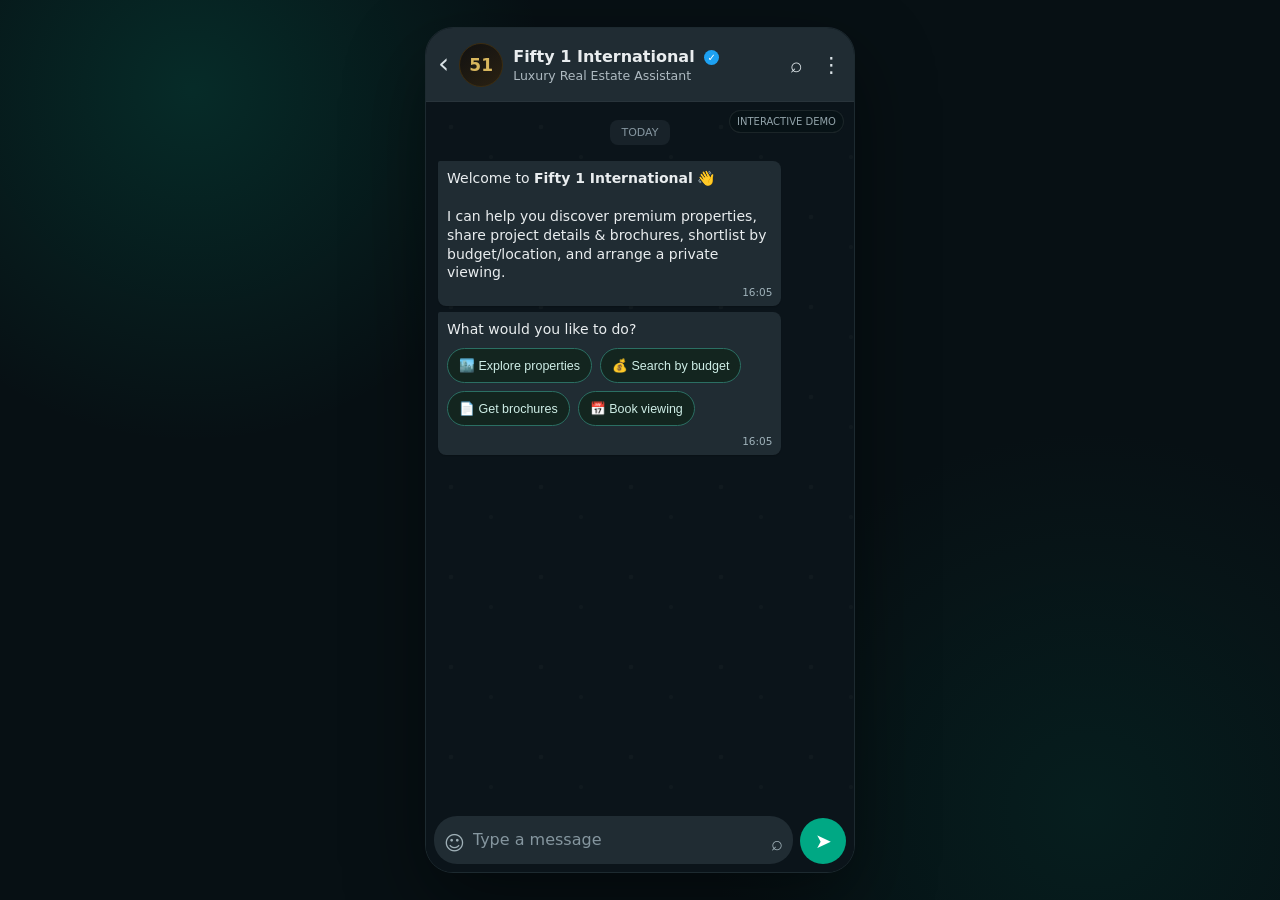
<file: index.html>
<!doctype html>
<html lang="en">
<head>
<meta charset="utf-8" />
<meta name="viewport" content="width=device-width,initial-scale=1,viewport-fit=cover" />
<title>Fifty 1 International — WhatsApp AI Demo</title>
<style>
  :root{
    --wa:#0b141a; --panel:#202c33; --panel2:#111b21; --bubble:#005c4b;
    --bubble2:#202c33; --text:#e9edef; --muted:#8696a0; --green:#00a884;
    --line:#2a3942; --chip:#233138;
  }
  *{box-sizing:border-box}
  html,body{height:100%;margin:0;font-family:Inter,system-ui,-apple-system,Segoe UI,Roboto,Arial,sans-serif;background:#0b141a;color:var(--text)}
  body{
    display:grid;place-items:center;
    background:
      radial-gradient(circle at 15% 10%, rgba(0,168,132,.18), transparent 26%),
      radial-gradient(circle at 85% 90%, rgba(0,92,75,.18), transparent 28%),
      #071014;
  }
  .phone{
    width:min(430px,100vw); height:min(900px,100dvh);
    background:var(--wa); overflow:hidden; position:relative;
    box-shadow:0 30px 80px rgba(0,0,0,.45);
    border:1px solid #1d2a30;
    display:flex; flex-direction:column;
  }
  @media(min-width:600px){
    .phone{border-radius:28px;height:min(860px,94vh)}
  }
  .top{
    height:74px; min-height:74px; background:var(--panel);
    display:flex;align-items:center;padding:10px 12px;gap:10px;border-bottom:1px solid rgba(255,255,255,.04);
  }
  .back{font-size:28px;color:#d9e2e6;line-height:1;transform:translateY(-1px)}
  .avatar{
    width:44px;height:44px;border-radius:50%;display:grid;place-items:center;
    background:linear-gradient(145deg,#111,#2a2112);
    border:1px solid #3b2c10; color:#d8b65d; font-weight:800; font-size:15px;
    letter-spacing:.2px;position:relative;
  }
  .avatar:after{content:"51";font-size:17px}
  .headtxt{min-width:0;flex:1}
  .title{font-size:16px;font-weight:700;white-space:nowrap;overflow:hidden;text-overflow:ellipsis}
  .verified{display:inline-grid;place-items:center;width:15px;height:15px;border-radius:50%;background:#1da1f2;color:white;font-size:10px;margin-left:4px;vertical-align:1px}
  .sub{font-size:12.5px;color:#aebac1;margin-top:2px}
  .icons{display:flex;gap:18px;color:#dce4e8;font-size:21px;align-items:center}
  .chat{
    flex:1; overflow:auto; padding:18px 12px 118px;
    background-color:#0b141a;
    background-image:
      radial-gradient(circle at 25px 25px, rgba(255,255,255,.025) 2px, transparent 2.6px),
      radial-gradient(circle at 65px 55px, rgba(255,255,255,.02) 1.8px, transparent 2.4px);
    background-size:90px 90px;
    scroll-behavior:smooth;
  }
  .date{width:max-content;margin:0 auto 16px;background:#182229;color:#8696a0;padding:6px 11px;border-radius:8px;font-size:11px}
  .bubble{
    max-width:85%;padding:8px 9px 6px;border-radius:8px;margin:6px 0;line-height:1.35;font-size:14px;position:relative;
    box-shadow:0 1px 1px rgba(0,0,0,.15);
  }
  .in{background:var(--bubble2);border-top-left-radius:2px}
  .out{background:var(--bubble);margin-left:auto;border-top-right-radius:2px}
  .time{display:block;text-align:right;font-size:10.5px;color:#9fb2ba;margin-top:3px}
  .out .time{color:#b5d8d1}
  .typing{display:inline-flex;gap:4px;align-items:center;height:17px}
  .typing i{width:5px;height:5px;background:#9aa8ae;border-radius:50%;animation:b 1.1s infinite}
  .typing i:nth-child(2){animation-delay:.15s}.typing i:nth-child(3){animation-delay:.3s}
  @keyframes b{0%,60%,100%{opacity:.35;transform:translateY(0)}30%{opacity:1;transform:translateY(-3px)}}
  .choices{display:flex;flex-wrap:wrap;gap:8px;margin:10px 0 8px}
  .choice{
    border:1px solid #2b6f63;background:#13251f;color:#cfeee7;border-radius:999px;padding:9px 11px;
    font-size:12.5px;cursor:pointer;user-select:none;transition:.15s;
  }
  .choice:active{transform:scale(.98)}
  .card{
    background:#17242a;border:1px solid #263841;border-radius:10px;overflow:hidden;margin-top:8px;
  }
  .cardTop{height:110px;background:linear-gradient(135deg,#303c42,#111c20);display:flex;align-items:flex-end;padding:12px}
  .cardTop b{font-size:18px}
  .cardBody{padding:10px}
  .spec{display:flex;gap:10px;flex-wrap:wrap;color:#b8c5ca;font-size:12px;margin-top:4px}
  .cta{
    width:100%;margin-top:10px;border:0;border-top:1px solid #28433c;background:transparent;color:#51c7ad;padding:10px;font-weight:700;cursor:pointer
  }
  .composerWrap{
    position:absolute;bottom:0;left:0;right:0;background:linear-gradient(transparent,rgba(11,20,26,.94) 20%,#0b141a 55%);
    padding:24px 8px calc(8px + env(safe-area-inset-bottom));
  }
  .composer{display:flex;align-items:flex-end;gap:7px}
  .inputbox{
    flex:1;background:var(--panel);border-radius:23px;display:flex;align-items:flex-end;padding:9px 10px;gap:8px;min-height:46px
  }
  #msg{flex:1;outline:none;border:0;background:transparent;color:var(--text);font:inherit;resize:none;max-height:100px;line-height:1.4;padding:4px 0}
  #msg::placeholder{color:#85969f}
  .send{
    width:46px;height:46px;border-radius:50%;border:0;background:var(--green);color:white;font-size:20px;display:grid;place-items:center;cursor:pointer
  }
  .mini{color:#9fb0b7;font-size:20px}
  .demoTag{
    position:absolute;right:10px;top:82px;z-index:3;background:rgba(8,18,22,.72);backdrop-filter:blur(7px);
    border:1px solid rgba(255,255,255,.08);color:#93a4ab;font-size:10px;padding:5px 7px;border-radius:999px
  }
</style>
</head>
<body>
  <main class="phone">
    <div class="top">
      <div class="back">‹</div>
      <div class="avatar"></div>
      <div class="headtxt">
        <div class="title">Fifty 1 International <span class="verified">✓</span></div>
        <div class="sub">Luxury Real Estate Assistant</div>
      </div>
      <div class="icons"><span>⌕</span><span>⋮</span></div>
    </div>

    <div class="demoTag">INTERACTIVE DEMO</div>

    <section class="chat" id="chat">
      <div class="date">TODAY</div>
      <div class="bubble in">
        Welcome to <b>Fifty 1 International</b> 👋<br><br>
        I can help you discover premium properties, share project details & brochures, shortlist by budget/location, and arrange a private viewing.
        <span class="time">16:05</span>
      </div>
      <div class="bubble in">
        What would you like to do?
        <div class="choices">
          <button class="choice" onclick="pick('Explore luxury properties')">🏙️ Explore properties</button>
          <button class="choice" onclick="pick('I want options by budget')">💰 Search by budget</button>
          <button class="choice" onclick="pick('Send me brochures')">📄 Get brochures</button>
          <button class="choice" onclick="pick('Book a private viewing')">📅 Book viewing</button>
        </div>
        <span class="time">16:05</span>
      </div>
    </section>

    <div class="composerWrap">
      <div class="composer">
        <div class="inputbox">
          <span class="mini">☺</span>
          <textarea id="msg" rows="1" placeholder="Type a message"></textarea>
          <span class="mini">⌕</span>
        </div>
        <button class="send" id="send">➤</button>
      </div>
    </div>
  </main>

<script>
const chat = document.getElementById('chat');
const msg = document.getElementById('msg');
const send = document.getElementById('send');

const timeNow = () => new Date().toLocaleTimeString([], {hour:'2-digit', minute:'2-digit'});

function addBubble(text, side='in', html=false){
  const d=document.createElement('div');
  d.className='bubble '+side;
  d.innerHTML=(html?text:escapeHtml(text))+`<span class="time">${timeNow()}</span>`;
  chat.appendChild(d);
  chat.scrollTop=chat.scrollHeight;
  return d;
}
function escapeHtml(s){return s.replace(/[&<>"']/g,m=>({'&':'&amp;','<':'&lt;','>':'&gt;','"':'&quot;',"'":'&#039;'}[m]))}

function typingThen(fn, delay=650){
  const t=document.createElement('div'); t.className='bubble in';
  t.innerHTML='<span class="typing"><i></i><i></i><i></i></span>';
  chat.appendChild(t); chat.scrollTop=chat.scrollHeight;
  setTimeout(()=>{t.remove();fn();},delay);
}

function pick(text){
  addBubble(text,'out');
  typingThen(()=>respond(text));
}

function propertyCard(){
  return `
  <div>Based on a premium-buyer profile, here’s a sample match:</div>
  <div class="card">
    <div class="cardTop"><b>Signature Residence · Gurgaon</b></div>
    <div class="cardBody">
      <b>Ultra-luxury 4 BHK</b>
      <div class="spec"><span>📍 Golf Course Extn.</span><span>📐 3,000+ sq.ft.</span><span>✨ Premium amenities</span></div>
      <button class="cta" onclick="pick('Send brochure for this property')">VIEW / REQUEST BROCHURE</button>
    </div>
  </div>`;
}

function askBudget(){
  return `Absolutely. What budget range should I work with?
  <div class="choices">
    <button class="choice" onclick="pick('Budget 2 to 4 crore')">₹2–4 Cr</button>
    <button class="choice" onclick="pick('Budget 4 to 8 crore')">₹4–8 Cr</button>
    <button class="choice" onclick="pick('Budget above 8 crore')">₹8 Cr+</button>
    <button class="choice" onclick="pick('I have a custom budget')">Custom</button>
  </div>`;
}
function askLocation(){
  return `Great. Which location interests you?
  <div class="choices">
    <button class="choice" onclick="pick('Golf Course Road')">Golf Course Road</button>
    <button class="choice" onclick="pick('Golf Course Extension Road')">Golf Course Extn.</button>
    <button class="choice" onclick="pick('Dwarka Expressway')">Dwarka Expressway</button>
    <button class="choice" onclick="pick('I am open to recommendations')">Open to suggestions</button>
  </div>`;
}
function booking(){
  return `I can arrange a private viewing. Please choose a preferred slot:
  <div class="choices">
    <button class="choice" onclick="pick('Tomorrow morning')">Tomorrow · Morning</button>
    <button class="choice" onclick="pick('Tomorrow evening')">Tomorrow · Evening</button>
    <button class="choice" onclick="pick('This weekend')">This weekend</button>
  </div>`;
}

function respond(text){
  const x=text.toLowerCase();
  if(x.includes('explore') || x.includes('property') || x.includes('properties')){
    addBubble(askLocation(),'in',true);
  } else if(x.includes('budget') || x.match(/\b(cr|crore|lakh)\b/)){
    if(x.match(/\d/) || x.includes('above')){
      addBubble(`Perfect — I’ll shortlist only relevant premium options so you don’t have to go through dozens of listings.<br><br>${propertyCard()}`,'in',true);
    }else addBubble(askBudget(),'in',true);
  } else if(x.includes('golf') || x.includes('dwarka') || x.includes('suggest')){
    addBubble(askBudget(),'in',true);
  } else if(x.includes('brochure')){
    addBubble(`Sure. I can instantly share the brochure, floor plan and key project details here.<br><br>For the live setup, the actual PDF/brochure can be sent automatically based on the project selected.<div class="choices"><button class="choice" onclick="pick('I want to talk to an advisor')">Talk to advisor</button><button class="choice" onclick="pick('Book a private viewing')">Book viewing</button></div>`,'in',true);
  } else if(x.includes('viewing') || x.includes('visit')){
    addBubble(booking(),'in',true);
  } else if(x.includes('tomorrow') || x.includes('weekend') || x.includes('morning') || x.includes('evening')){
    addBubble(`Done — I’ve captured your preferred slot: <b>${escapeHtml(text)}</b>.<br><br>In the live version, this lead can be sent straight to your sales team with the buyer’s name, budget, location preference and requested time.<div class="choices"><button class="choice" onclick="pick('I want to talk to an advisor')">Connect me to advisor</button></div>`,'in',true);
  } else if(x.includes('advisor') || x.includes('human') || x.includes('agent')){
    addBubble(`Of course. Please share your <b>name</b> and best contact number. A Fifty 1 International advisor can take over with the full conversation context — no need to repeat your requirements.`,'in',true);
  } else {
    addBubble(`I can help with property discovery, budgets, project brochures and private-viewing bookings.<div class="choices"><button class="choice" onclick="pick('Explore luxury properties')">Explore properties</button><button class="choice" onclick="pick('I want options by budget')">Search by budget</button><button class="choice" onclick="pick('Book a private viewing')">Book viewing</button></div>`,'in',true);
  }
}

function submit(){
  const v=msg.value.trim(); if(!v)return;
  addBubble(v,'out'); msg.value=''; msg.style.height='auto';
  typingThen(()=>respond(v));
}
send.addEventListener('click',submit);
msg.addEventListener('keydown',e=>{if(e.key==='Enter'&&!e.shiftKey){e.preventDefault();submit();}});
msg.addEventListener('input',()=>{msg.style.height='auto';msg.style.height=Math.min(msg.scrollHeight,100)+'px';});
</script>
</body>
</html>
</file>
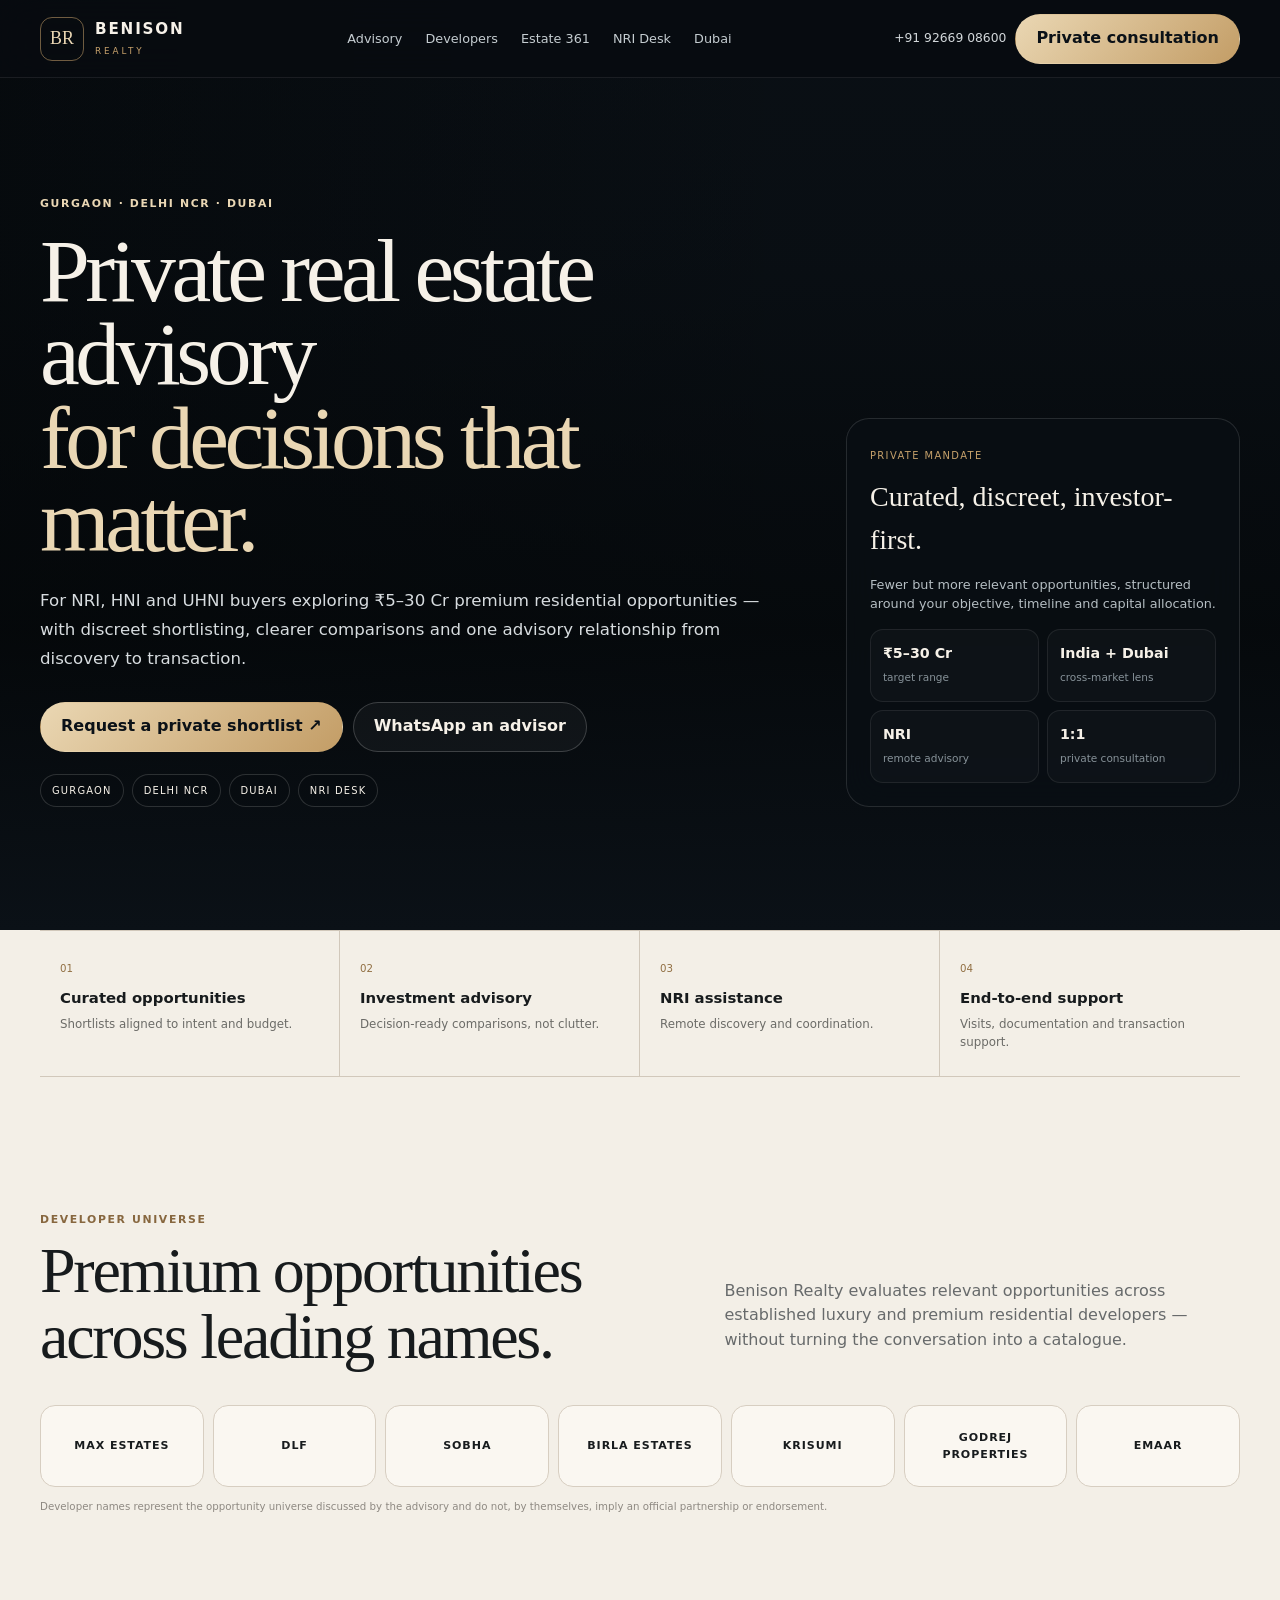
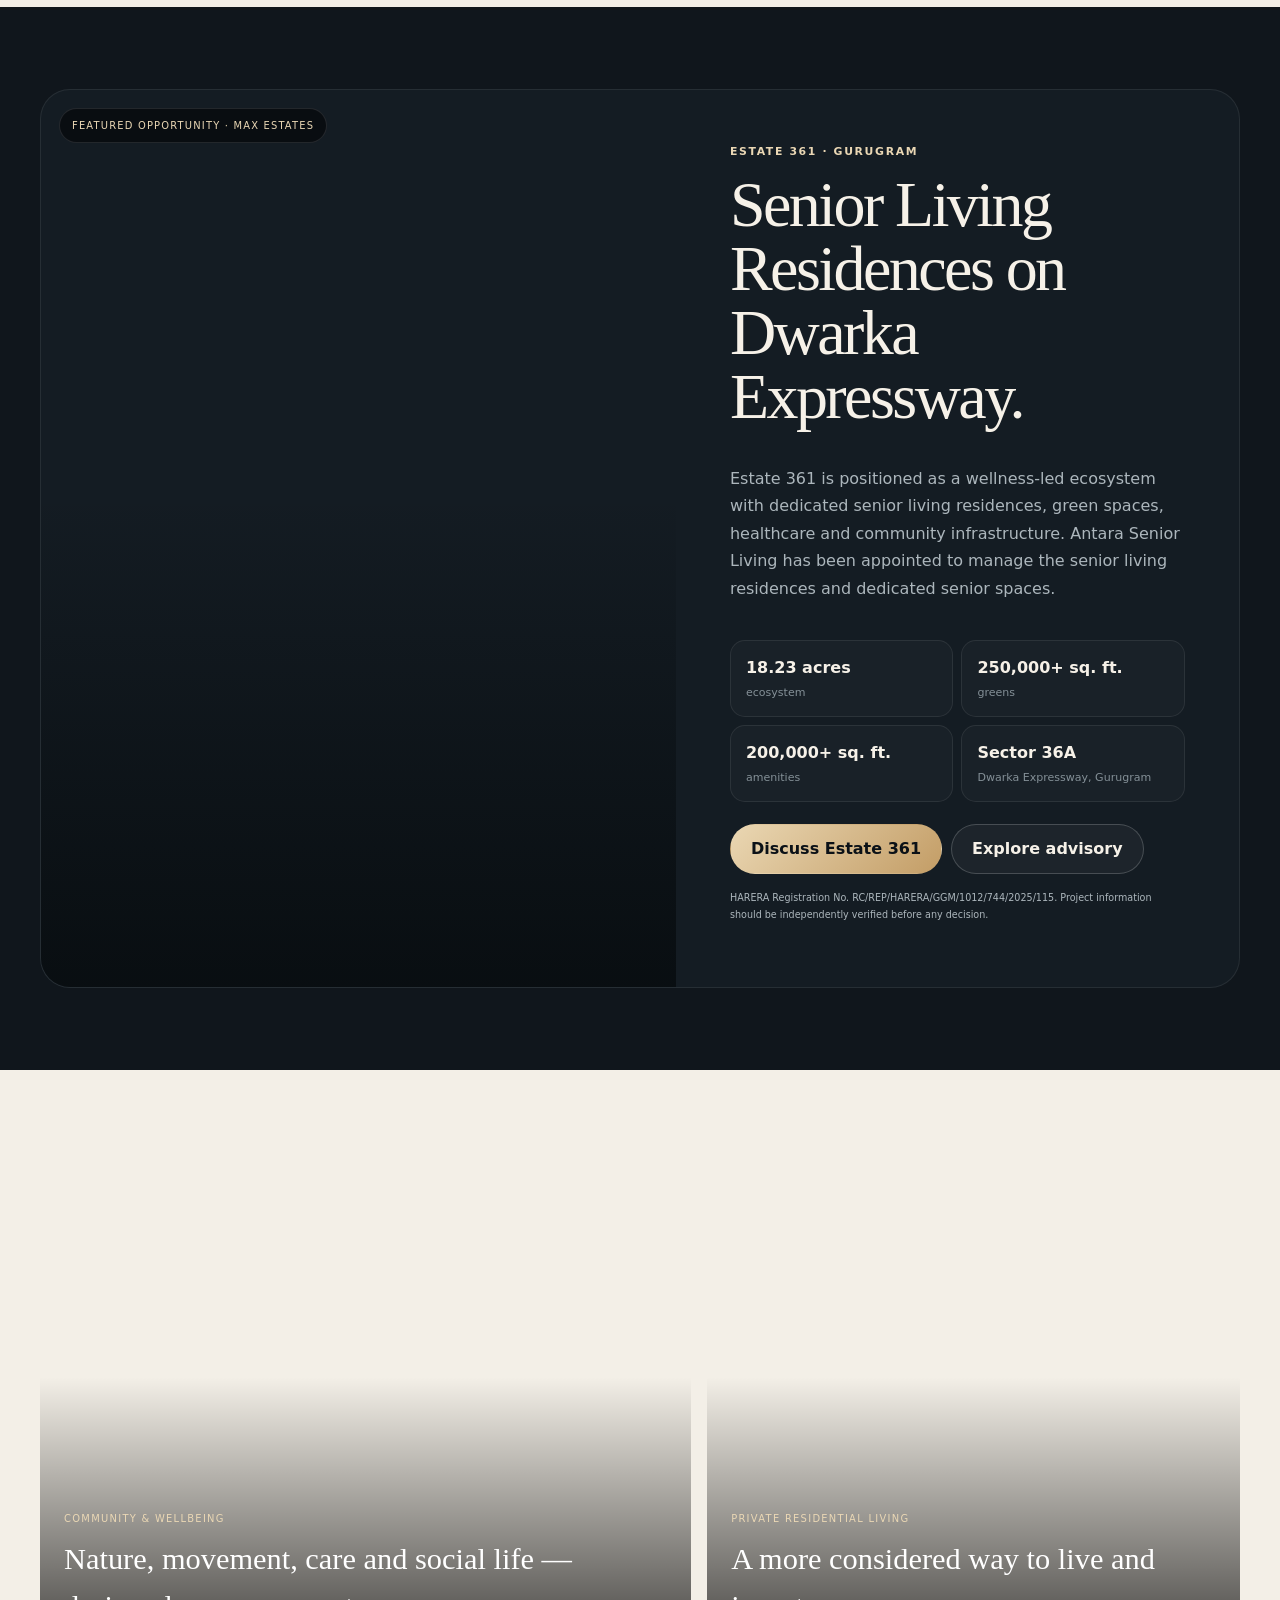
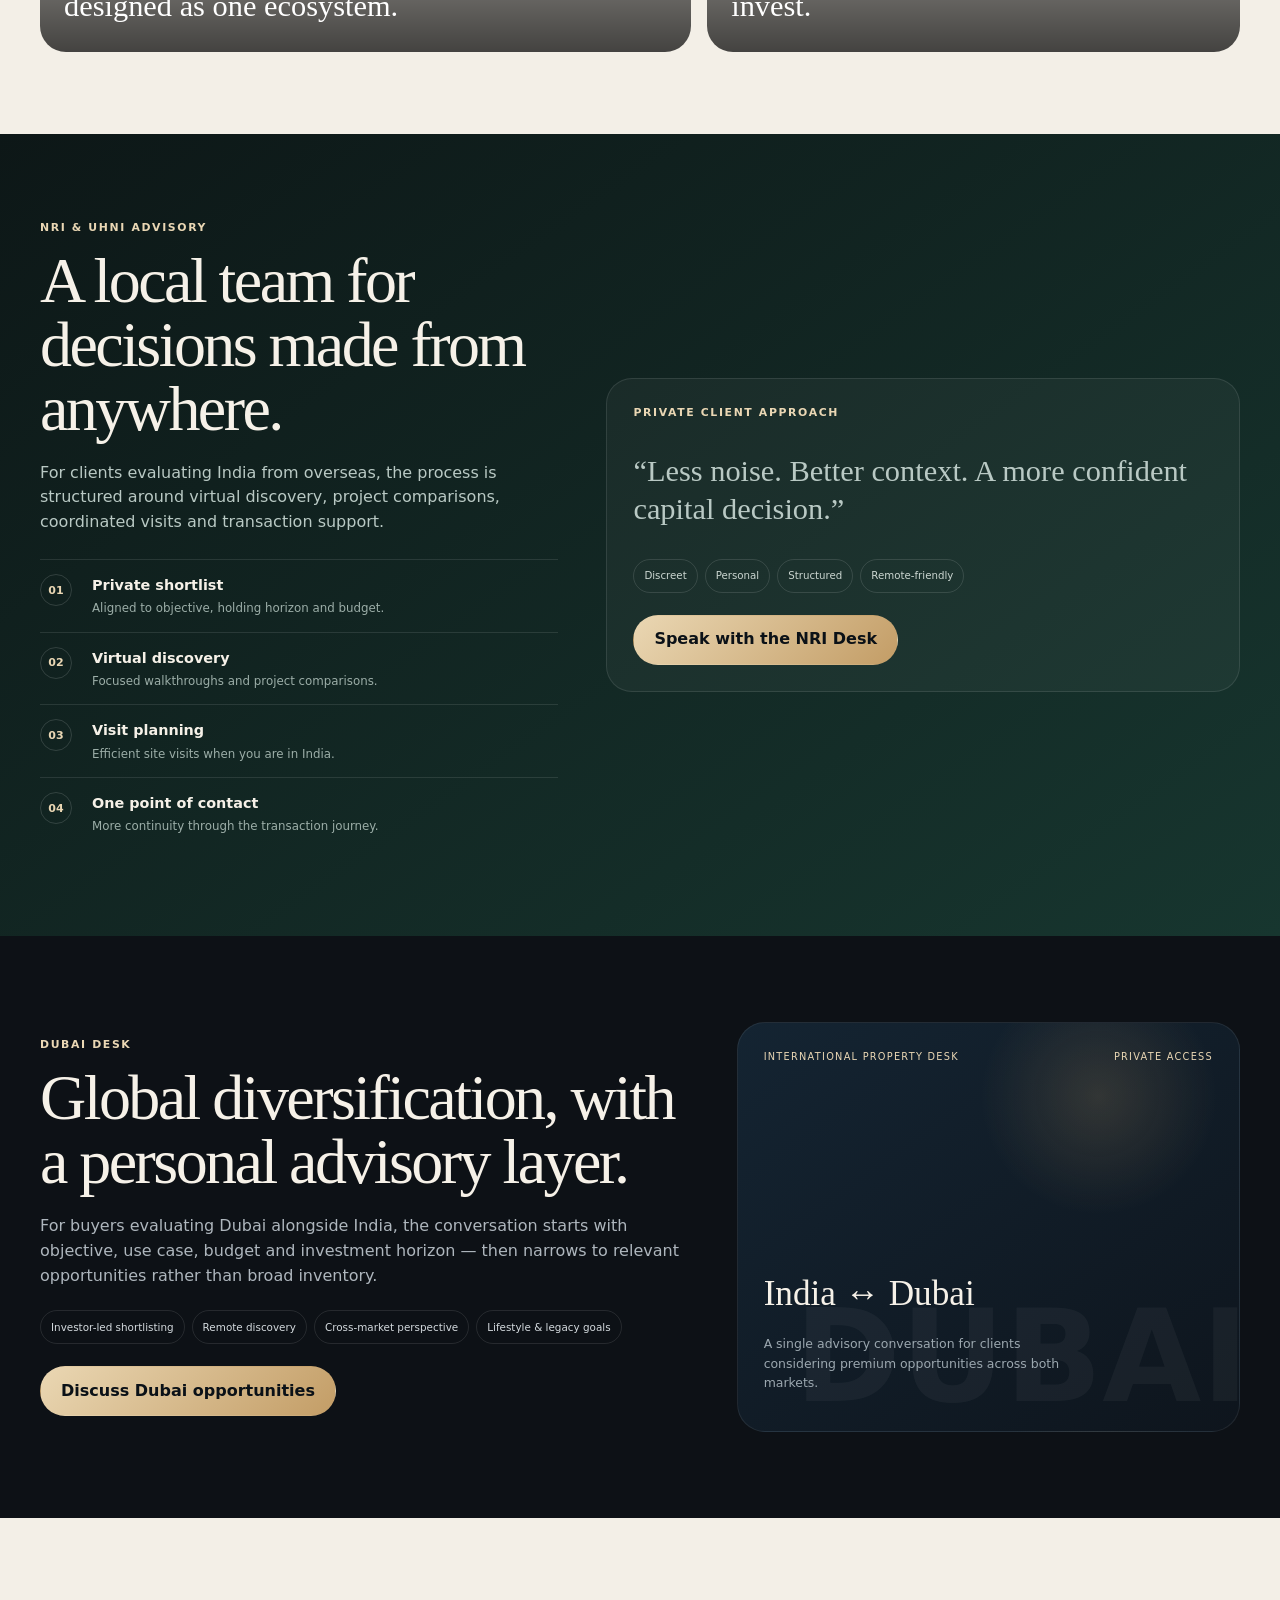
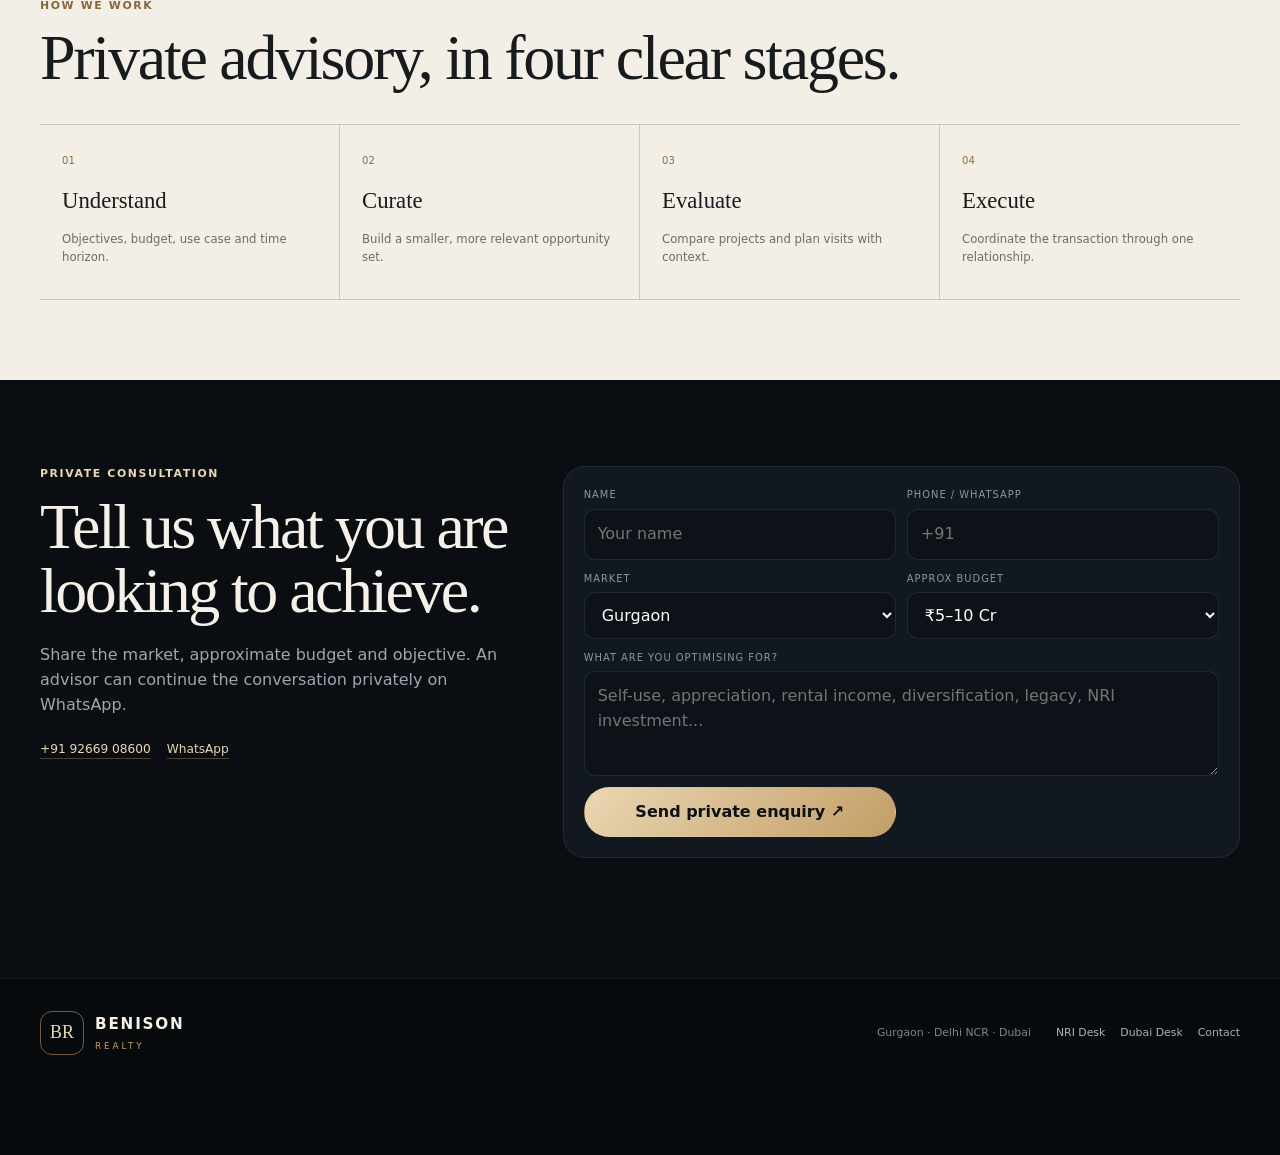
<file: benison-preview/index.html>
<!doctype html>
<html lang="en-IN">
<head>
<meta charset="utf-8">
<meta name="viewport" content="width=device-width,initial-scale=1,viewport-fit=cover">
<title>Benison Realty | Private Luxury Real Estate Advisory</title>
<meta name="description" content="Private real estate investment advisory for NRI, HNI and UHNI buyers across Gurgaon, Delhi NCR and Dubai.">
<meta name="theme-color" content="#0b1117">
<style>
:root{--ink:#0b1117;--ink2:#111820;--ink3:#16212a;--paper:#f3efe7;--paper2:#e8e0d4;--champ:#c6a16b;--champ2:#ead7b4;--muted:#9ba5aa;--green:#15352e;--max:1200px}*{box-sizing:border-box}html{scroll-behavior:smooth;background:var(--ink)}body{margin:0;background:var(--ink);color:#f6f1e8;font-family:Inter,ui-sans-serif,system-ui,-apple-system,BlinkMacSystemFont,"Segoe UI",sans-serif;-webkit-font-smoothing:antialiased;line-height:1.55}a{color:inherit;text-decoration:none}button,input,select,textarea{font:inherit}.wrap{width:min(calc(100% - 36px),var(--max));margin:auto}.serif{font-family:Georgia,"Times New Roman",serif;font-weight:400}.eyebrow{font-size:.68rem;letter-spacing:.15em;text-transform:uppercase;color:var(--champ2);font-weight:800}.btn{min-height:50px;padding:0 20px;border-radius:999px;display:inline-flex;align-items:center;justify-content:center;gap:9px;font-weight:800;border:1px solid transparent}.btn-gold{background:linear-gradient(135deg,#ead7b3,#c39d66);color:#0b1117}.btn-outline{border-color:rgba(255,255,255,.19);background:rgba(255,255,255,.04)}
.header{position:fixed;z-index:100;top:0;left:0;right:0;height:78px;display:grid;grid-template-columns:auto 1fr auto;align-items:center;gap:26px;padding:0 max(18px,calc((100vw - var(--max))/2));background:rgba(8,12,16,.82);backdrop-filter:blur(18px);border-bottom:1px solid rgba(255,255,255,.08)}.brand{display:flex;align-items:center;gap:11px}.mark{width:44px;height:44px;border:1px solid rgba(198,161,107,.55);border-radius:12px;display:grid;place-items:center;color:var(--champ2);font-family:Georgia,serif;font-size:1.12rem}.brand strong{display:block;font-size:.95rem;letter-spacing:.12em}.brand small{display:block;font-size:.55rem;letter-spacing:.33em;color:var(--champ);margin-top:3px}.nav{justify-self:center;display:flex;gap:23px}.nav a{font-size:.8rem;color:#c5cdd1}.header-right{display:flex;align-items:center;gap:9px}.phone{font-size:.77rem;color:#d2d7da}.menu{display:none;width:44px;height:44px;border-radius:50%;border:1px solid rgba(255,255,255,.17);background:transparent;position:relative}.menu:before,.menu:after{content:"";position:absolute;left:12px;right:12px;height:1px;background:#fff}.menu:before{top:17px}.menu:after{top:25px}.mobile-menu{display:none}
.hero{position:relative;min-height:930px;display:grid;align-items:end;overflow:hidden}.hero:before{content:"";position:absolute;inset:0;background:url('https://images.unsplash.com/photo-1600585154340-be6161a56a0c?auto=format&fit=crop&w=2000&q=90') center/cover no-repeat;transform:scale(1.01)}.hero:after{content:"";position:absolute;inset:0;background:linear-gradient(180deg,rgba(4,7,9,.18),rgba(4,7,9,.27) 28%,rgba(4,7,9,.78) 68%,#0b1117 100%),linear-gradient(90deg,rgba(4,7,9,.58),transparent 62%)}.hero-content{position:relative;z-index:2;padding:145px 0 72px;display:grid;grid-template-columns:1.18fr .62fr;gap:56px;align-items:end}.hero h1{font-family:Georgia,serif;font-size:clamp(3.8rem,7vw,7.2rem);line-height:.93;font-weight:400;letter-spacing:-.05em;margin:16px 0 24px;max-width:880px}.hero h1 em{display:block;font-style:normal;color:var(--champ2)}.hero-lead{max-width:720px;color:#d7dcdf;font-size:1.04rem;line-height:1.75}.hero-actions{display:flex;gap:10px;flex-wrap:wrap;margin-top:28px}.market-pills{display:flex;gap:8px;flex-wrap:wrap;margin-top:22px}.market-pills span{font-size:.62rem;text-transform:uppercase;letter-spacing:.12em;padding:8px 11px;border:1px solid rgba(255,255,255,.15);background:rgba(8,12,16,.28);border-radius:999px}.hero-card{padding:23px;border:1px solid rgba(255,255,255,.12);background:rgba(10,15,20,.76);backdrop-filter:blur(18px);border-radius:23px}.hero-card>span{font-size:.62rem;text-transform:uppercase;letter-spacing:.14em;color:var(--champ)}.hero-card h3{font-family:Georgia,serif;font-weight:400;font-size:1.75rem;margin:8px 0}.hero-card p{font-size:.8rem;color:#b5bec3}.stats{display:grid;grid-template-columns:1fr 1fr;gap:8px;margin-top:15px}.stats div{border:1px solid rgba(255,255,255,.08);padding:12px;border-radius:13px;background:rgba(255,255,255,.025)}.stats b{display:block;font-size:.89rem}.stats small{font-size:.66rem;color:#879299}
.trust,.developers,.process{background:var(--paper);color:#171b1d}.trust{padding:0 0 65px}.trust-grid{display:grid;grid-template-columns:repeat(4,1fr);border-top:1px solid #d1c8bb;border-bottom:1px solid #d1c8bb}.trust-grid article{padding:24px 20px;border-right:1px solid #d1c8bb}.trust-grid article:last-child{border-right:0}.trust-grid span{font-size:.64rem;color:#916f43}.trust-grid strong{display:block;font-size:.93rem;margin-top:7px}.trust-grid p{font-size:.74rem;color:#6b6b67;margin:5px 0 0}
.developers{padding:70px 0 82px}.section-top{display:grid;grid-template-columns:1fr .8fr;gap:40px;align-items:end}.section-top h2,.process h2{font-family:Georgia,serif;font-size:clamp(2.7rem,5vw,4.9rem);font-weight:400;line-height:1.02;letter-spacing:-.035em;margin:10px 0 0}.section-top p{color:#676a6b}.brand-grid{display:grid;grid-template-columns:repeat(7,1fr);gap:9px;margin-top:36px}.brand-grid span{min-height:82px;border:1px solid #d7cec1;background:#faf7f1;border-radius:15px;display:grid;place-items:center;text-align:center;padding:10px;font-size:.69rem;font-weight:900;letter-spacing:.085em}.dev-note{font-size:.64rem;color:#8e8982;margin-top:12px}
.featured{background:#10161c;padding:82px 0}.feature-grid{display:grid;grid-template-columns:1.06fr .94fr;border:1px solid rgba(255,255,255,.08);border-radius:30px;overflow:hidden;background:#141c23}.feature-image{position:relative;min-height:640px;background:url('https://images.unsplash.com/photo-1600607688969-a5bfcd646154?auto=format&fit=crop&w=1600&q=88') center/cover}.feature-image:after{content:"";position:absolute;inset:0;background:linear-gradient(180deg,transparent 45%,rgba(4,8,10,.7))}.feature-badge{position:absolute;z-index:2;top:18px;left:18px;padding:9px 12px;border-radius:999px;background:rgba(7,10,13,.78);border:1px solid rgba(255,255,255,.11);font-size:.62rem;letter-spacing:.12em;text-transform:uppercase;color:var(--champ2)}.feature-copy{padding:54px;display:flex;flex-direction:column;justify-content:center}.feature-copy h2,.nri h2,.dubai h2,.consult h2{font-family:Georgia,serif;font-weight:400;font-size:clamp(3rem,5vw,5rem);line-height:1;letter-spacing:-.04em;margin:12px 0 20px}.feature-copy>p{color:#acb6bc;line-height:1.72}.facts{display:grid;grid-template-columns:1fr 1fr;gap:8px;margin:22px 0}.fact{padding:15px;border-radius:15px;border:1px solid rgba(255,255,255,.08);background:rgba(255,255,255,.025)}.fact b{display:block}.fact span{display:block;color:#849097;font-size:.69rem;margin-top:3px}.feature-actions{display:flex;gap:9px;flex-wrap:wrap}.rera{font-size:.6rem;color:#657179;margin-top:16px}
.story{background:var(--paper);padding:82px 0;color:#171b1d}.story-grid{display:grid;grid-template-columns:1.1fr .9fr;gap:16px}.story article{min-height:500px;border-radius:26px;overflow:hidden;position:relative;background-size:cover;background-position:center}.story article:first-child{background-image:url('https://images.unsplash.com/photo-1600607687920-4e2a09cf159d?auto=format&fit=crop&w=1600&q=88')}.story article:last-child{background-image:url('https://images.unsplash.com/photo-1600566753086-00f18fb6b3ea?auto=format&fit=crop&w=1600&q=88')}.story article:after{content:"";position:absolute;inset:0;background:linear-gradient(180deg,transparent 45%,rgba(0,0,0,.72))}.caption{position:absolute;z-index:2;left:24px;right:24px;bottom:22px;color:#fff}.caption span{font-size:.62rem;text-transform:uppercase;letter-spacing:.13em;color:var(--champ2)}.caption h3{font-family:Georgia,serif;font-weight:400;font-size:1.9rem;margin:6px 0 0;max-width:560px}
.nri{background:linear-gradient(145deg,#0d1717,#17362f);padding:86px 0}.nri-grid{display:grid;grid-template-columns:.9fr 1.1fr;gap:48px;align-items:center}.nri>div p,.nri-grid>div>p{color:#b9c9c4}.nri-list{margin-top:24px}.nri-list div{display:grid;grid-template-columns:40px 1fr;gap:12px;padding:14px 0;border-top:1px solid rgba(255,255,255,.1)}.nri-list b{width:32px;height:32px;border-radius:50%;display:grid;place-items:center;border:1px solid rgba(255,255,255,.14);font-size:.69rem;color:var(--champ2)}.nri-list strong{display:block;font-size:.9rem}.nri-list span span{display:block;color:#9caea8;font-size:.74rem;margin-top:3px}.nri-card{padding:26px;border:1px solid rgba(255,255,255,.1);background:rgba(255,255,255,.04);border-radius:26px}.quote{font-family:Georgia,serif;font-size:1.9rem;line-height:1.26}.tags{display:flex;gap:7px;flex-wrap:wrap;margin-top:20px}.tags span{font-size:.64rem;padding:8px 10px;border:1px solid rgba(255,255,255,.12);border-radius:999px;color:#cbd6d1}
.dubai{background:#0d1116;padding:86px 0}.dubai-grid{display:grid;grid-template-columns:1.12fr .88fr;gap:56px;align-items:center}.dubai-copy>p{color:#aeb6bd;max-width:680px}.dubai-panel{min-height:410px;border-radius:28px;border:1px solid rgba(255,255,255,.08);background:radial-gradient(circle at 72% 18%,rgba(198,161,107,.18),transparent 24%),linear-gradient(145deg,#142432,#0e151d);position:relative;overflow:hidden}.dubai-panel:before{content:"DUBAI";position:absolute;right:-10px;bottom:-26px;font-size:8rem;font-weight:900;color:rgba(255,255,255,.045)}.dubai-panel .inside{position:absolute;inset:26px;display:flex;flex-direction:column;justify-content:space-between}.dubai-panel .top{display:flex;justify-content:space-between;font-size:.61rem;text-transform:uppercase;letter-spacing:.13em;color:var(--champ2)}.dubai-panel strong{font-family:Georgia,serif;font-weight:400;font-size:2.2rem}.dubai-panel p{font-size:.78rem;color:#9ba7af;max-width:320px}.dubai-tags{display:flex;gap:7px;flex-wrap:wrap;margin:22px 0}.dubai-tags span{font-size:.65rem;border:1px solid rgba(255,255,255,.1);padding:8px 10px;border-radius:999px;color:#d4dade}
.process{padding:80px 0}.steps{display:grid;grid-template-columns:repeat(4,1fr);border-top:1px solid #d0c8bc;border-bottom:1px solid #d0c8bc;margin-top:34px}.steps article{padding:22px;border-right:1px solid #d0c8bc}.steps article:last-child{border-right:0}.steps span{font-size:.63rem;color:#8e6d42}.steps h3{font-family:Georgia,serif;font-size:1.42rem;font-weight:400;margin:11px 0 7px}.steps p{font-size:.73rem;color:#6b6d6b}
.consult{background:#0a0e12;padding:86px 0 120px}.consult-grid{display:grid;grid-template-columns:.82fr 1.18fr;gap:52px}.consult-copy p{color:#9ca7ae}.contact-links{display:flex;gap:16px;flex-wrap:wrap;margin-top:22px}.contact-links a{font-size:.76rem;color:var(--champ2);border-bottom:1px solid rgba(198,161,107,.35)}.form{display:grid;grid-template-columns:1fr 1fr;gap:11px;padding:20px;border:1px solid rgba(255,255,255,.08);border-radius:22px;background:#111820}.field{display:grid;gap:6px}.field.full{grid-column:1/-1}.field span{font-size:.62rem;text-transform:uppercase;letter-spacing:.1em;color:#8c989e}.field input,.field select,.field textarea{width:100%;padding:12px 13px;border-radius:11px;border:1px solid rgba(255,255,255,.09);background:#0c1217;color:#fff;outline:none}.field textarea{min-height:105px;resize:vertical}.field option{background:#111820}
footer{background:#070a0d;padding:32px 0 100px;border-top:1px solid rgba(255,255,255,.06)}.footer-grid{display:grid;grid-template-columns:1fr auto auto;align-items:center;gap:25px}.footer-grid p{font-size:.68rem;color:#7b878d}.footer-links{display:flex;gap:15px;font-size:.68rem;color:#a9b2b7}
.mobile-actions{display:none}
@media(max-width:1000px){.nav{display:none}.header-right .phone{display:none}.menu{display:block}.mobile-menu{display:grid;position:fixed;z-index:95;top:78px;left:0;right:0;padding:12px 18px 18px;background:rgba(8,12,16,.98);border-bottom:1px solid rgba(255,255,255,.07);transform:translateY(-130%);transition:.23s}.mobile-menu.open{transform:translateY(0)}.mobile-menu a{padding:12px 2px;border-bottom:1px solid rgba(255,255,255,.06);font-size:.8rem}.hero-content{grid-template-columns:1fr}.hero-card{max-width:480px}.feature-grid,.nri-grid,.dubai-grid,.consult-grid{grid-template-columns:1fr}.feature-image{min-height:500px}.story-grid{grid-template-columns:1fr}.brand-grid{grid-template-columns:repeat(4,1fr)}.steps{grid-template-columns:1fr 1fr}.steps article:nth-child(2){border-right:0}.steps article:nth-child(-n+2){border-bottom:1px solid #d0c8bc}}
@media(max-width:760px){.wrap{width:min(calc(100% - 24px),var(--max))}.header{height:70px;padding:0 14px;grid-template-columns:1fr auto}.mark{width:40px;height:40px}.brand strong{font-size:.86rem}.brand small{font-size:.48rem}.header-right>.btn{display:none}.mobile-menu{top:70px}.hero{min-height:810px}.hero:before{background-position:center}.hero:after{background:linear-gradient(180deg,rgba(4,7,9,.12),rgba(4,7,9,.34) 35%,rgba(4,7,9,.84) 70%,#0b1117 100%)}.hero-content{min-height:810px;padding:110px 0 46px;display:flex;align-items:flex-end}.hero-card{display:none}.hero h1{font-size:clamp(3rem,13.6vw,4.25rem);line-height:.96;margin:13px 0 18px}.hero-lead{font-size:.91rem;line-height:1.64}.hero-actions{display:grid}.hero-actions .btn{width:100%}.market-pills{margin-top:15px}.market-pills span{font-size:.55rem;padding:7px 9px}.trust{padding-bottom:46px}.trust-grid{grid-template-columns:1fr 1fr}.trust-grid article{padding:16px 13px;border-bottom:1px solid #d1c8bb}.trust-grid article:nth-child(2){border-right:0}.trust-grid article:nth-last-child(-n+2){border-bottom:0}.trust-grid strong{font-size:.82rem}.trust-grid p{font-size:.65rem}.developers{padding:54px 0}.section-top{grid-template-columns:1fr;gap:14px}.section-top h2{font-size:2.72rem}.section-top p{font-size:.83rem}.brand-grid{grid-template-columns:1fr 1fr;gap:7px;margin-top:24px}.brand-grid span{min-height:65px;font-size:.65rem}.brand-grid span:last-child{grid-column:1/-1}.featured{padding:56px 0}.feature-grid{border-radius:23px}.feature-image{min-height:370px}.feature-copy{padding:27px 19px 23px}.feature-copy h2{font-size:2.7rem}.feature-copy>p{font-size:.84rem}.facts{grid-template-columns:1fr 1fr}.fact{padding:12px}.feature-actions{display:grid}.feature-actions .btn{width:100%}.story{padding:54px 0}.story article{min-height:360px;border-radius:21px}.caption{left:17px;right:17px;bottom:17px}.caption h3{font-size:1.5rem}.nri,.dubai{padding:56px 0}.nri h2,.dubai h2,.consult h2{font-size:2.82rem}.nri-grid,.dubai-grid{gap:25px}.nri-card{padding:19px}.quote{font-size:1.48rem}.dubai-panel{min-height:320px;border-radius:22px}.dubai-panel:before{font-size:5.5rem}.dubai-panel .inside{inset:19px}.process{padding:56px 0}.process h2{font-size:2.75rem}.steps{grid-template-columns:1fr;margin-top:24px}.steps article,.steps article:nth-child(2){border-right:0;border-bottom:1px solid #d0c8bc}.steps article:last-child{border-bottom:0}.consult{padding:56px 0 105px}.consult-grid{gap:26px}.form{grid-template-columns:1fr;padding:15px}.field.full{grid-column:auto}.footer-grid{grid-template-columns:1fr}.footer-links{flex-wrap:wrap}.mobile-actions{position:fixed;left:8px;right:8px;bottom:8px;z-index:180;display:grid;grid-template-columns:repeat(3,minmax(0,1fr));gap:6px;padding:6px;border-radius:17px;background:rgba(8,12,16,.91);backdrop-filter:blur(18px);border:1px solid rgba(255,255,255,.08);box-shadow:0 16px 44px rgba(0,0,0,.36)}.mobile-actions a{height:48px;display:flex;flex-direction:column;align-items:center;justify-content:center;border-radius:12px;background:#111820;border:1px solid rgba(255,255,255,.08)}.mobile-actions small{font-size:.49rem;text-transform:uppercase;letter-spacing:.1em;color:#7c888f}.mobile-actions strong{font-size:.75rem}.mobile-actions .wa{background:#153a29}.mobile-actions .wa small{color:#8dc5a5}.mobile-actions .enq{background:linear-gradient(135deg,#ead7b1,#c5a16b);color:#111820}.mobile-actions .enq small{color:#5d4d34}footer{padding-bottom:90px}}
</style>
<script type="application/ld+json">{"@context":"https://schema.org","@type":"RealEstateAgent","name":"Benison Realty","telephone":"+91-92669-08600","areaServed":["Gurgaon","Gurugram","Delhi NCR","Dubai"],"description":"Private luxury real estate investment advisory for NRI, HNI and UHNI buyers and investors."}</script>
</head>
<body>
<header class="header"><a class="brand" href="#top"><span class="mark">BR</span><span><strong>BENISON</strong><small>REALTY</small></span></a><nav class="nav"><a href="#advisory">Advisory</a><a href="#developers">Developers</a><a href="#estate361">Estate 361</a><a href="#nri">NRI Desk</a><a href="#dubai">Dubai</a></nav><div class="header-right"><a class="phone" href="tel:+919266908600">+91 92669 08600</a><a class="btn btn-gold" href="#consult">Private consultation</a><button class="menu" id="menuBtn" aria-label="Open menu"></button></div></header>
<div class="mobile-menu" id="mobileMenu"><a href="#advisory">Private Advisory</a><a href="#developers">Developer Universe</a><a href="#estate361">Estate 361</a><a href="#nri">NRI Desk</a><a href="#dubai">Dubai Desk</a><a href="#consult">Contact</a></div>
<main>
<section class="hero" id="top"><div class="wrap hero-content"><div><div class="eyebrow">Gurgaon · Delhi NCR · Dubai</div><h1>Private real estate advisory <em>for decisions that matter.</em></h1><p class="hero-lead">For NRI, HNI and UHNI buyers exploring ₹5–30 Cr premium residential opportunities — with discreet shortlisting, clearer comparisons and one advisory relationship from discovery to transaction.</p><div class="hero-actions"><a class="btn btn-gold" href="#consult">Request a private shortlist ↗</a><a class="btn btn-outline" href="https://wa.me/919266908600?text=Hi%20Benison%20Realty%2C%20I%20would%20like%20to%20discuss%20premium%20property%20investment%20options." target="_blank">WhatsApp an advisor</a></div><div class="market-pills"><span>Gurgaon</span><span>Delhi NCR</span><span>Dubai</span><span>NRI Desk</span></div></div><aside class="hero-card"><span>Private mandate</span><h3>Curated, discreet, investor-first.</h3><p>Fewer but more relevant opportunities, structured around your objective, timeline and capital allocation.</p><div class="stats"><div><b>₹5–30 Cr</b><small>target range</small></div><div><b>India + Dubai</b><small>cross-market lens</small></div><div><b>NRI</b><small>remote advisory</small></div><div><b>1:1</b><small>private consultation</small></div></div></aside></div></section>
<section class="trust" id="advisory"><div class="wrap trust-grid"><article><span>01</span><strong>Curated opportunities</strong><p>Shortlists aligned to intent and budget.</p></article><article><span>02</span><strong>Investment advisory</strong><p>Decision-ready comparisons, not clutter.</p></article><article><span>03</span><strong>NRI assistance</strong><p>Remote discovery and coordination.</p></article><article><span>04</span><strong>End-to-end support</strong><p>Visits, documentation and transaction support.</p></article></div></section>
<section class="developers" id="developers"><div class="wrap"><div class="section-top"><div><div class="eyebrow" style="color:#87673f">Developer universe</div><h2>Premium opportunities across leading names.</h2></div><p>Benison Realty evaluates relevant opportunities across established luxury and premium residential developers — without turning the conversation into a catalogue.</p></div><div class="brand-grid"><span>MAX ESTATES</span><span>DLF</span><span>SOBHA</span><span>BIRLA ESTATES</span><span>KRISUMI</span><span>GODREJ PROPERTIES</span><span>EMAAR</span></div><p class="dev-note">Developer names represent the opportunity universe discussed by the advisory and do not, by themselves, imply an official partnership or endorsement.</p></div></section>
<section class="featured" id="estate361"><div class="wrap feature-grid"><div class="feature-image"><span class="feature-badge">Featured opportunity · Max Estates</span></div><div class="feature-copy"><div class="eyebrow">Estate 361 · Gurugram</div><h2>Senior Living Residences on Dwarka Expressway.</h2><p>Estate 361 is positioned as a wellness-led ecosystem with dedicated senior living residences, green spaces, healthcare and community infrastructure. Antara Senior Living has been appointed to manage the senior living residences and dedicated senior spaces.</p><div class="facts"><div class="fact"><b>18.23 acres</b><span>ecosystem</span></div><div class="fact"><b>250,000+ sq. ft.</b><span>greens</span></div><div class="fact"><b>200,000+ sq. ft.</b><span>amenities</span></div><div class="fact"><b>Sector 36A</b><span>Dwarka Expressway, Gurugram</span></div></div><div class="feature-actions"><a class="btn btn-gold" href="#consult">Discuss Estate 361</a><a class="btn btn-outline" href="#advisory">Explore advisory</a></div><p class="rera">HARERA Registration No. RC/REP/HARERA/GGM/1012/744/2025/115. Project information should be independently verified before any decision.</p></div></div></section>
<section class="story"><div class="wrap story-grid"><article><div class="caption"><span>Community & wellbeing</span><h3>Nature, movement, care and social life — designed as one ecosystem.</h3></div></article><article><div class="caption"><span>Private residential living</span><h3>A more considered way to live and invest.</h3></div></article></div></section>
<section class="nri" id="nri"><div class="wrap nri-grid"><div><div class="eyebrow">NRI & UHNI advisory</div><h2>A local team for decisions made from anywhere.</h2><p>For clients evaluating India from overseas, the process is structured around virtual discovery, project comparisons, coordinated visits and transaction support.</p><div class="nri-list"><div><b>01</b><span><strong>Private shortlist</strong><span>Aligned to objective, holding horizon and budget.</span></span></div><div><b>02</b><span><strong>Virtual discovery</strong><span>Focused walkthroughs and project comparisons.</span></span></div><div><b>03</b><span><strong>Visit planning</strong><span>Efficient site visits when you are in India.</span></span></div><div><b>04</b><span><strong>One point of contact</strong><span>More continuity through the transaction journey.</span></span></div></div></div><aside class="nri-card"><div class="eyebrow">Private client approach</div><p class="quote">“Less noise. Better context. A more confident capital decision.”</p><div class="tags"><span>Discreet</span><span>Personal</span><span>Structured</span><span>Remote-friendly</span></div><a class="btn btn-gold" href="#consult" style="margin-top:22px">Speak with the NRI Desk</a></aside></div></section>
<section class="dubai" id="dubai"><div class="wrap dubai-grid"><div class="dubai-copy"><div class="eyebrow">Dubai Desk</div><h2>Global diversification, with a personal advisory layer.</h2><p>For buyers evaluating Dubai alongside India, the conversation starts with objective, use case, budget and investment horizon — then narrows to relevant opportunities rather than broad inventory.</p><div class="dubai-tags"><span>Investor-led shortlisting</span><span>Remote discovery</span><span>Cross-market perspective</span><span>Lifestyle & legacy goals</span></div><a class="btn btn-gold" href="#consult">Discuss Dubai opportunities</a></div><aside class="dubai-panel"><div class="inside"><div class="top"><span>International property desk</span><span>Private access</span></div><div><strong>India ↔ Dubai</strong><p>A single advisory conversation for clients considering premium opportunities across both markets.</p></div></div></aside></div></section>
<section class="process"><div class="wrap"><div class="eyebrow" style="color:#87673f">How we work</div><h2>Private advisory, in four clear stages.</h2><div class="steps"><article><span>01</span><h3>Understand</h3><p>Objectives, budget, use case and time horizon.</p></article><article><span>02</span><h3>Curate</h3><p>Build a smaller, more relevant opportunity set.</p></article><article><span>03</span><h3>Evaluate</h3><p>Compare projects and plan visits with context.</p></article><article><span>04</span><h3>Execute</h3><p>Coordinate the transaction through one relationship.</p></article></div></div></section>
<section class="consult" id="consult"><div class="wrap consult-grid"><div class="consult-copy"><div class="eyebrow">Private consultation</div><h2>Tell us what you are looking to achieve.</h2><p>Share the market, approximate budget and objective. An advisor can continue the conversation privately on WhatsApp.</p><div class="contact-links"><a href="tel:+919266908600">+91 92669 08600</a><a href="https://wa.me/919266908600" target="_blank">WhatsApp</a></div></div><form class="form" id="leadForm"><label class="field"><span>Name</span><input name="name" required placeholder="Your name"></label><label class="field"><span>Phone / WhatsApp</span><input name="phone" required placeholder="+91"></label><label class="field"><span>Market</span><select name="market"><option>Gurgaon</option><option>Delhi NCR</option><option>Dubai</option><option>India + Dubai</option></select></label><label class="field"><span>Approx budget</span><select name="budget"><option>₹5–10 Cr</option><option>₹10–20 Cr</option><option>₹20–30 Cr</option><option>₹30 Cr+</option></select></label><label class="field full"><span>What are you optimising for?</span><textarea name="brief" placeholder="Self-use, appreciation, rental income, diversification, legacy, NRI investment..."></textarea></label><button class="btn btn-gold full" type="submit">Send private enquiry ↗</button></form></div></section>
</main>
<footer><div class="wrap footer-grid"><div class="brand"><span class="mark">BR</span><span><strong>BENISON</strong><small>REALTY</small></span></div><p>Gurgaon · Delhi NCR · Dubai</p><div class="footer-links"><a href="#nri">NRI Desk</a><a href="#dubai">Dubai Desk</a><a href="#consult">Contact</a></div></div></footer>
<div class="mobile-actions"><a href="tel:+919266908600"><small>Direct</small><strong>Call</strong></a><a class="wa" href="https://wa.me/919266908600?text=Hi%20Benison%20Realty%2C%20I%20would%20like%20to%20discuss%20premium%20property%20investment%20options." target="_blank"><small>Private</small><strong>WhatsApp</strong></a><a class="enq" href="#consult"><small>Start</small><strong>Enquire</strong></a></div>
<script>const b=document.getElementById('menuBtn'),m=document.getElementById('mobileMenu');b?.addEventListener('click',()=>m.classList.toggle('open'));m?.querySelectorAll('a').forEach(a=>a.addEventListener('click',()=>m.classList.remove('open')));document.getElementById('leadForm')?.addEventListener('submit',e=>{e.preventDefault();const d=new FormData(e.currentTarget);const t=`Hi Benison Realty, I am ${d.get('name')||''}. Phone/WhatsApp: ${d.get('phone')||''}. Market: ${d.get('market')||''}. Approx budget: ${d.get('budget')||''}. Requirement: ${d.get('brief')||''}`;window.open('https://wa.me/919266908600?text='+encodeURIComponent(t),'_blank')});</script>
</body></html>
</file>
